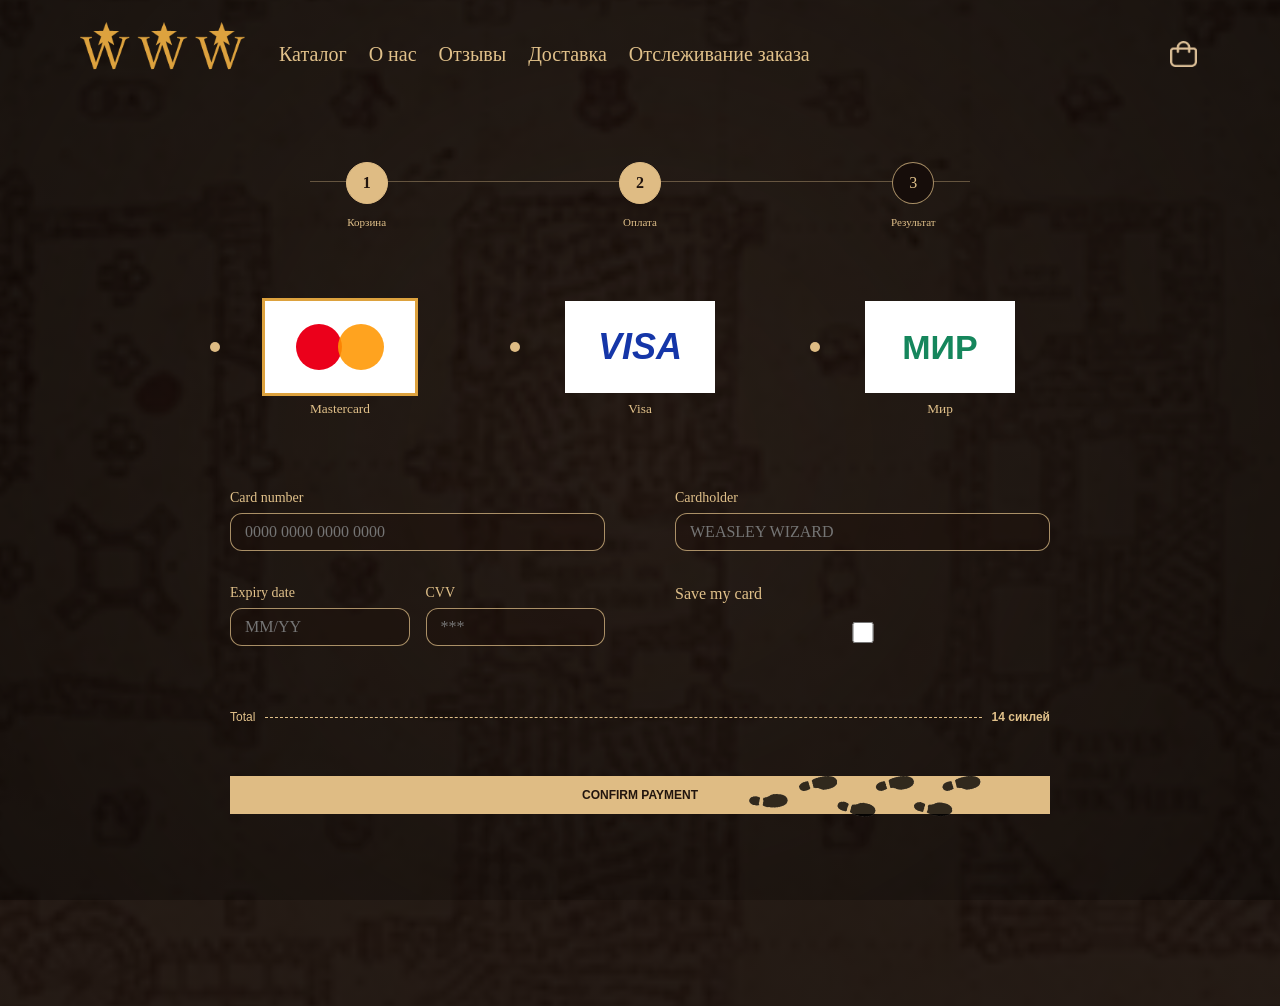
<file: payment.html>
<!doctype html>
<html lang="ru">
<head>
  <meta charset="utf-8">
  <meta name="viewport" content="width=device-width, initial-scale=1">
  <title>Оплата — WEASLEYS' WIZARD WHEEZES</title>
  <link rel="stylesheet" href="style.css">
</head>
<body class="page">
  <header class="site-header">
    <div class="container">
      <div class="site-header__row">
        <div class="site-header__left">
          <a class="site-logo" href="index.html" aria-label="На главную">
            <img src="assets/footer-logo.png" alt="WWW">
          </a>
          <nav class="site-nav" aria-label="Навигация">
            <a href="index.html#catalog">Каталог</a>
            <a href="index.html#about">О нас</a>
            <a href="index.html#reviews">Отзывы</a>
            <a href="index.html#delivery">Доставка</a>
            <a href="tracking.html">Отслеживание заказа</a>
          </nav>
        </div>
        <a class="header-cart" href="cart.html" aria-label="Корзина">
          <img src="assets/fi-rr-shopping-bag.png" alt="">
        </a>
      </div>
    </div>
  </header>

  <main class="inner-main">
    <div class="container">
      <section class="payment-content">
        <div class="stepper" aria-label="Этапы оплаты">
          <div class="step active"><div class="step-circle">1</div><span>Корзина</span></div>
          <div class="step active"><div class="step-circle">2</div><span>Оплата</span></div>
          <div class="step"><div class="step-circle">3</div><span>Результат</span></div>
        </div>

        <div class="payment-methods" aria-label="Платёжная система">
          <button class="payment-method active" type="button" data-payment="Mastercard">
            <span class="payment-card-logo"><span class="mastercard-circles"></span></span>
            <span>Mastercard</span>
          </button>
          <button class="payment-method" type="button" data-payment="Visa">
            <span class="payment-card-logo visa">VISA</span>
            <span>Visa</span>
          </button>
          <button class="payment-method" type="button" data-payment="Мир">
            <span class="payment-card-logo mir">МИР</span>
            <span>Мир</span>
          </button>
        </div>

        <form class="payment-form" id="paymentForm">
          <div class="payment-row">
            <div class="field">
              <label for="cardNumber">Card number</label>
              <input class="input" id="cardNumber" type="text" inputmode="numeric" placeholder="0000 0000 0000 0000">
            </div>
            <div class="field">
              <label for="cardholder">Cardholder</label>
              <input class="input" id="cardholder" type="text" placeholder="WEASLEY WIZARD">
            </div>
          </div>
          <div class="payment-row">
            <div class="payment-inline">
              <div class="field">
                <label for="expiry">Expiry date</label>
                <input class="input" id="expiry" type="text" placeholder="MM/YY">
              </div>
              <div class="field">
                <label for="cvv">CVV</label>
                <input class="input" id="cvv" type="password" maxlength="3" placeholder="***">
              </div>
            </div>
            <label class="field">
              <span>Save my card</span>
              <input type="checkbox" id="saveCard">
            </label>
          </div>

          <div class="payment-total">
            <span>Total</span>
            <span class="payment-total-line"></span>
            <strong><span id="paymentTotal">0</span> сиклей</strong>
          </div>
          <button class="btn confirm-btn" type="submit">CONFIRM PAYMENT</button>
          <p class="message" id="paymentMessage"></p>
        </form>
      </section>
    </div>
  </main>

  <img class="decor-steps steps-three" src="assets/шаги.jpg.png" alt="">
  <script src="shop.js"></script>
</body>
</html>
</file>
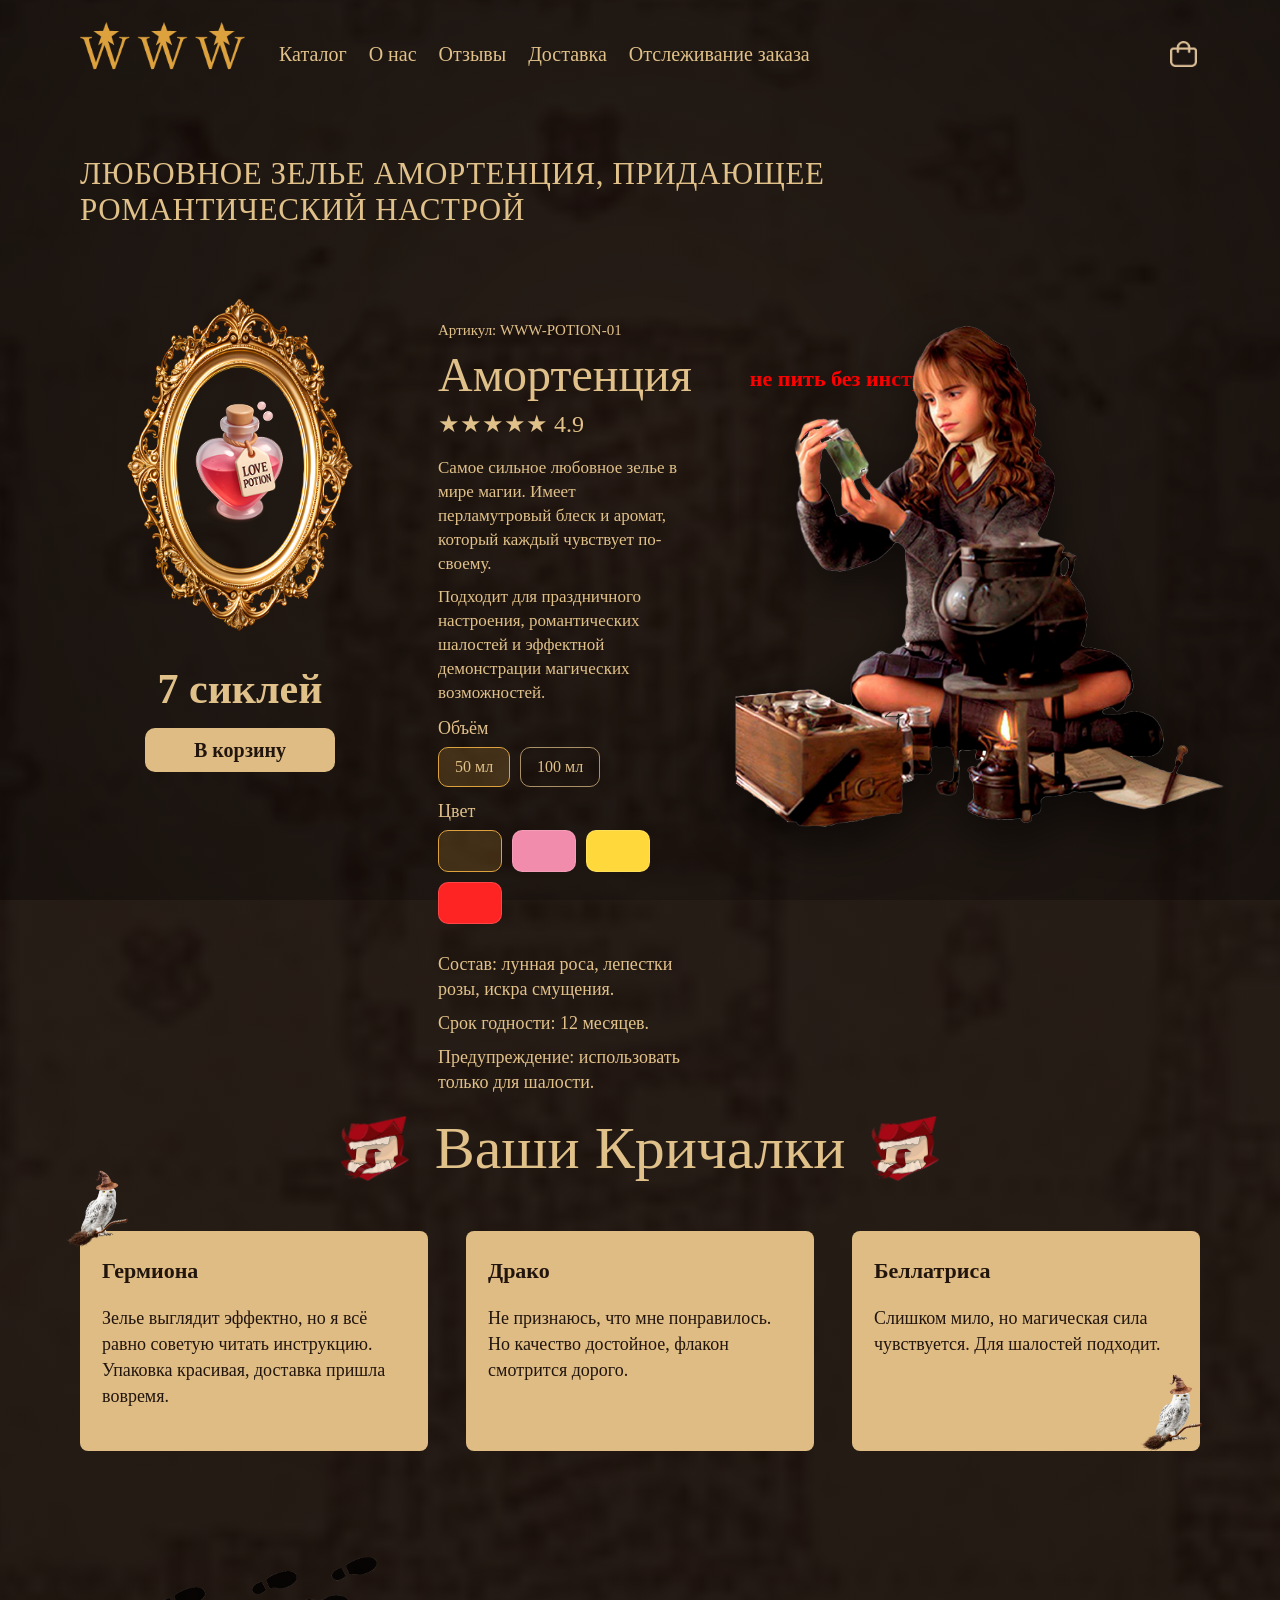
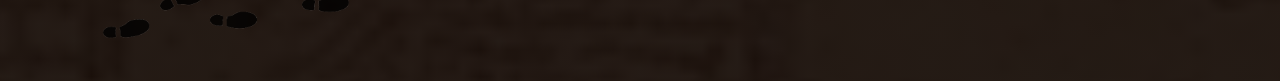
<file: product.html>
<!doctype html>
<html lang="ru">
<head>
  <meta charset="utf-8">
  <meta name="viewport" content="width=device-width, initial-scale=1">
  <title>Карточка товара — WEASLEYS' WIZARD WHEEZES</title>
  <link rel="stylesheet" href="style.css">
</head>
<body class="page">
  <header class="site-header">
    <div class="container">
      <div class="site-header__row">
        <div class="site-header__left">
          <a class="site-logo" href="index.html" aria-label="На главную">
            <img src="assets/footer-logo.png" alt="WWW">
          </a>
          <nav class="site-nav" aria-label="Навигация">
            <a href="index.html#catalog">Каталог</a>
            <a href="index.html#about">О нас</a>
            <a href="index.html#reviews">Отзывы</a>
            <a href="index.html#delivery">Доставка</a>
            <a href="tracking.html">Отслеживание заказа</a>
          </nav>
        </div>
        <a class="header-cart" href="cart.html" aria-label="Корзина">
          <img src="assets/fi-rr-shopping-bag.png" alt="">
        </a>
      </div>
    </div>
  </header>

  <main class="inner-main">
    <div class="container">
      <h1 class="product-page-title">ЛЮБОВНОЕ ЗЕЛЬЕ АМОРТЕНЦИЯ, ПРИДАЮЩЕЕ РОМАНТИЧЕСКИЙ НАСТРОЙ</h1>

      <section class="product-layout">
        <div class="product-left">
          <div class="frame product-main-frame">
            <img class="frame__item" src="assets/Love potion.png" alt="Любовное зелье">
            <img class="frame__decor" src="assets/рама 1.png" alt="">
          </div>
          <div class="product-price">7 сиклей</div>
          <button class="btn product-add js-product-add" type="button">В корзину</button>
        </div>

        <div class="product-info">
          <div class="product-code">Артикул: WWW-POTION-01</div>
          <h2 class="product-name">Амортенция</h2>
          <div class="product-rating">★★★★★ 4.9</div>
          <p>Самое сильное любовное зелье в мире магии. Имеет перламутровый блеск и аромат, который каждый чувствует по-своему.</p>
          <p>Подходит для праздничного настроения, романтических шалостей и эффектной демонстрации магических возможностей.</p>

          <div class="product-options">
            <div class="option-title">Объём</div>
            <div class="option-buttons">
              <button class="option-btn active" type="button">50 мл</button>
              <button class="option-btn" type="button">100 мл</button>
            </div>
          </div>

          <div class="product-options">
            <div class="option-title">Цвет</div>
            <div class="option-buttons">
              <button class="option-btn color-choice color-pink active" type="button" aria-label="Розовый"></button>
              <button class="option-btn color-choice color-light-pink" type="button" aria-label="Светло-розовый"></button>
              <button class="option-btn color-choice color-yellow" type="button" aria-label="Жёлтый"></button>
              <button class="option-btn color-choice color-red" type="button" aria-label="Красный"></button>
            </div>
          </div>

          <div class="product-details">
            <span>Состав: лунная роса, лепестки розы, искра смущения.</span>
            <span>Срок годности: 12 месяцев.</span>
            <span>Предупреждение: использовать только для шалости.</span>
          </div>
        </div>

        <div class="product-hero-img">
          <div class="product-red-note">не пить без инструкции!</div>
          <img src="assets/гермиона варит зелье.jpg.png" alt="Гермиона варит зелье">
        </div>
      </section>

      <section class="reviews-block">
        <div class="reviews-heading">
          <img class="screamer" src="assets/кричалка.jpg.png" alt="">
          <h2>Ваши Кричалки</h2>
          <img class="screamer" src="assets/кричалка.jpg.png" alt="">
        </div>

        <div class="review-cards">
          <article class="review-card">
            <img class="review-owl" src="assets/сова (2).png" alt="">
            <strong>Гермиона</strong>
            <p>Зелье выглядит эффектно, но я всё равно советую читать инструкцию. Упаковка красивая, доставка пришла вовремя.</p>
          </article>
          <article class="review-card">
            <strong>Драко</strong>
            <p>Не признаюсь, что мне понравилось. Но качество достойное, флакон смотрится дорого.</p>
          </article>
          <article class="review-card">
            <strong>Беллатриса</strong>
            <p>Слишком мило, но магическая сила чувствуется. Для шалостей подходит.</p>
            <img class="review-owl review-owl--right" src="assets/сова (2).png" alt="">
          </article>
        </div>
      </section>
    </div>
  </main>

  <img class="decor-steps steps-one" src="assets/шаги.jpg.png" alt="">
  <script src="shop.js"></script>
</body>
</html>
</file>
<file: style.css>
:root {
  --bg: #160d0a;
  --bg-dark: #0b0907;
  --text: #e1c18a;
  --text-soft: #d7b982;
  --accent: #dda23e;
  --accent-dark: #8c6627;
  --panel: #dfbc84;
  --panel-text: #22150e;
  --line: rgba(225, 193, 138, 0.72);
  --container: 1120px;
}

* { box-sizing: border-box; }
html { scroll-behavior: smooth; }
html, body { margin: 0; min-height: 100%; }
body { font-family: Constantia, Georgia, serif; background: var(--bg-dark); color: var(--text); }
a { color: inherit; text-decoration: none; }
button, input { font-family: inherit; }
button { cursor: pointer; }
img { max-width: 100%; display: block; }

.container { width: min(var(--container), calc(100% - 80px)); margin: 0 auto; }

.home-body { background: var(--bg-dark); }
.hero {
  width: 100%; min-height: 853px; position: relative; overflow: hidden;
  background:
    linear-gradient(to bottom, rgba(0,0,0,.35), rgba(0,0,0,.82)),
    url("assets/delivery-bg.png") center/cover no-repeat;
}
.home-header { padding-top: 28px; display: flex; align-items: center; justify-content: flex-start; gap: 22px; position: relative; z-index: 3; }
.home-logo { color: var(--accent); font-weight: 700; letter-spacing: .10em; font-size: 60px; line-height: 1; text-shadow: 0 2px 12px rgba(0,0,0,.65); display:inline-block; flex: 0 0 auto; }
.home-nav { display: flex; align-items: center; gap: 20px; font-size: 21px; color: rgba(255,255,255,.84); white-space: nowrap; text-shadow: 0 2px 12px rgba(0,0,0,.65); margin-left: 8px; }
.home-nav a { padding: 6px 8px; border-radius: 10px; }
.home-nav a:hover { background: rgba(221,153,44,.14); }
.home-actions { display: flex; align-items: center; gap: 14px; margin-left: auto; }
.icon-btn { width: 38px; height: 38px; display: grid; place-items: center; border-radius: 12px; background: rgba(0,0,0,.25); border: 1px solid rgba(255,255,255,.12); }
.icon-btn img { width: 21px; height: 21px; object-fit: contain; filter: drop-shadow(0 2px 6px rgba(0,0,0,.45)); }
.hero__content { min-height: 755px; display: grid; place-items: center; text-align: center; padding: 110px 0 90px; }
.hero__block { width: min(907px, 100%); display: flex; flex-direction: column; align-items: center; gap: 40px; }
.title-wrap { position: relative; display: inline-block; }
.snitch { position: absolute; left: 150px; top: -10px; width: 52px; pointer-events: none; animation: snitch-hover 3.6s ease-in-out infinite; }
.hero__title { margin: 0; font-weight: 400; font-size: 96px; line-height: 1; text-transform: uppercase; background: linear-gradient(180deg, var(--accent) 0%, var(--accent-dark) 100%); -webkit-background-clip: text; background-clip: text; color: transparent; text-shadow: 0 3px 18px rgba(0,0,0,.55); }
.hero__subtitle { margin: 0; font-size: 30px; line-height: 1.1; color: var(--text-soft); text-shadow: 0 2px 12px rgba(0,0,0,.6); }
.hero__cta { width: 333px; height: 93px; border-radius: 11px; background: var(--accent); color: rgba(0,0,0,.66); font-size: 29px; font-weight: 600; display: grid; place-items: center; box-shadow: 0 10px 24px rgba(0,0,0,.35); }
.hero__cta:hover, .btn:hover { transform: translateY(-2px); filter: brightness(1.04); }
@keyframes snitch-hover { 0%{transform:translateY(0) rotate(0)} 50%{transform:translateY(-8px) rotate(6deg)} 100%{transform:translateY(0) rotate(0)} }

.catalog { padding: 90px 0 110px; background: #0b0907; }
.catalog__title { margin: 0 0 44px; font-size: 40px; font-weight: 400; text-align: center; color: var(--text); }
.catalog__grid { display: grid; grid-template-columns: 1fr 1fr 1fr; grid-template-rows: auto auto auto; gap: 34px; justify-items: center; align-items: center; }
.pos-dnevnik { grid-column: 2; grid-row: 1; }
.pos-shlyapa { grid-column: 1; grid-row: 2; }
.pos-klyuch { grid-column: 3; grid-row: 2; }
.pos-zele { grid-column: 2; grid-row: 3; }
.product-card { --frame-w: 240px; --frame-h: 340px; --item-w: 160px; --item-y: 0px; width: var(--frame-w); user-select: none; }
.product-card__visual { width: var(--frame-w); height: var(--frame-h); position: relative; display: grid; place-items: center; animation: float 4s ease-in-out infinite; transition: filter .18s ease; }
.product-card__visual:hover { filter: drop-shadow(0 0 12px rgba(221,153,44,.6)); }
.product-card__frame { position: absolute; inset: 0; width: 100%; height: 100%; object-fit: contain; pointer-events: none; filter: drop-shadow(0 10px 18px rgba(0,0,0,.45)); }
.product-card__item { position: absolute; left: 50%; top: 50%; width: var(--item-w); height: auto; max-height: 58%; object-fit: contain; pointer-events: none; z-index: 2; transform: translate(-50%,-50%) translateY(var(--item-y)); filter: drop-shadow(0 10px 22px rgba(0,0,0,.55)); }
.product-card__meta { margin-top: 12px; display: grid; grid-template-columns: 1fr auto; align-items: end; gap: 6px 16px; }
.product-card__name { font-size: 32px; line-height: 1; color: var(--text); grid-column: 1; }
.product-card__name:hover { color: var(--accent); }
.product-card__price { font-size: 18px; line-height: 1; opacity: .85; grid-column: 1; }
.product-card__buy { width: 40px; height: 40px; padding: 0; border: 0; background: transparent; display: grid; place-items: center; grid-column: 2; grid-row: 1 / span 2; }
.product-card__buy img { width: 40px; height: 40px; object-fit: contain; }
@keyframes float { 0%{transform:translateY(0)} 50%{transform:translateY(-6px)} 100%{transform:translateY(0)} }

.about, .reviews, .delivery, .footer { background: #0b0907; }
.about { padding: 120px 0; }
.about__grid { display: grid; gap: 120px; }
.about__item { display: grid; grid-template-columns: 420px 1fr; align-items: center; gap: 60px; }
.about__item--reverse { grid-template-columns: 1fr 420px; }
.about__text { max-width: 530px; }
.about__title, .reviews__title { margin: 0 0 20px; font-size: 32px; line-height: 1.2; }
.about__text p, .reviews__text p { margin: 0 0 16px; font-size: 18px; line-height: 1.5; }
.about__end { font-size: 21px; }
.reviews { padding: 120px 0; background: linear-gradient(rgba(0,0,0,.72),rgba(0,0,0,.78)), url("assets/блок снейпа.png") center/cover no-repeat; }
.reviews__grid { display: grid; grid-template-columns: 1fr 420px; gap: 80px; align-items: center; }
.reviews__text { max-width: 520px; }
.reviews__title { color: #5fbf87; }
.reviews__text p { color: #a6d3b0; }
.reviews__author { margin-top: 24px; font-size: 20px; color: #7ed19f; }
.delivery { padding: 120px 0; background: linear-gradient(rgba(0,0,0,.75),rgba(0,0,0,.75)), url("assets/delivery-bg.png") center/cover no-repeat; }
.delivery__grid { display: grid; grid-template-columns: 1fr 420px; gap: 80px; align-items: center; }
.delivery__title { margin: 0 0 16px; font-size: 56px; font-weight: 700; color: var(--text); }
.delivery__subtitle { margin: 0 0 40px; font-size: 22px; }
.delivery__methods { display: flex; gap: 38px; flex-wrap: wrap; }
.delivery__item { text-align: center; max-width: 145px; }
.delivery__item img { width: 130px; height: 92px; object-fit: contain; margin: 0 auto 12px; }
.delivery__item p { margin: 0; font-size: 14px; line-height: 1.3; }
.footer { padding: 80px 0; background: linear-gradient(rgba(0,0,0,.75),rgba(0,0,0,.75)), url("assets/delivery-bg.png") center/cover no-repeat; }
.footer__grid { display: grid; grid-template-columns: 1fr 420px; gap: 80px; align-items: start; }
.footer__logo { width: 180px; margin-bottom: 20px; }
.footer__nav { display: flex; flex-direction: column; gap: 12px; margin-bottom: 20px; }
.footer__nav a { font-size: 18px; }
.footer__nav a:hover { text-decoration: underline; }
.footer__license, .footer__address { margin: 0; font-size: 16px; line-height: 1.4; }
.footer__map { position: relative; max-width: 420px; }
.footer__snitch { position: absolute; width: 40px; top: -10px; right: -10px; animation: snitch-hover 3.8s ease-in-out infinite; }

.page { min-height: 100vh; position: relative; overflow-x: hidden; background: linear-gradient(rgba(18,10,7,.9),rgba(18,10,7,.92)), url("assets/footer-map.png") center/cover repeat; }
.page::after { content:""; position: fixed; inset: 0; pointer-events: none; background: radial-gradient(circle at center, transparent 0%, rgba(0,0,0,.35) 100%); z-index: 0; }
.page > * { position: relative; z-index: 1; }
.site-header { padding: 22px 0 18px; }
.site-header__row { display: flex; align-items: center; justify-content: space-between; gap: 28px; }
.site-header__left { display: flex; align-items: center; gap: 34px; }
.site-logo { width: 165px; min-width: 125px; display: block; }
.site-nav { display: flex; align-items: center; gap: 22px; font-size: 20px; color: var(--text); }
.site-nav a:hover { color: var(--accent); }
.header-cart { width: 34px; height: 34px; display: grid; place-items: center; }
.header-cart img { width: 27px; height: 27px; object-fit: contain; }
.inner-main { padding: 18px 0 120px; }
.btn { border: none; border-radius: 10px; background: var(--panel); color: var(--panel-text); font-weight: 700; display: inline-flex; align-items: center; justify-content: center; transition: transform .15s ease, filter .15s ease; }
.input { width: 100%; height: 38px; border: 1px solid var(--line); border-radius: 12px; background: rgba(30,16,10,.35); color: var(--text); padding: 0 14px; outline: none; font-size: 16px; }
.input:focus { border-color: var(--accent); box-shadow: 0 0 0 2px rgba(221,162,62,.18); }
.field { display: grid; gap: 7px; }
.field label { font-size: 14px; }
.message { min-height: 24px; margin: 14px 0 0; font-size: 16px; }
.message--success { color: #b7e098; }
.message--error { color: #ff8f8f; }
.decor-steps { position: absolute; pointer-events: none; opacity: .78; z-index: 1; }
.steps-one { width: 280px; left: 100px; bottom: 40px; }
.steps-two { width: 250px; left: 420px; bottom: 110px; transform: rotate(-8deg); }
.steps-three { width: 230px; right: 300px; bottom: 180px; transform: rotate(10deg); }
.frame { position: relative; display: grid; place-items: center; }
.frame__photo, .frame__item { position: absolute; object-fit: cover; z-index: 1; }
.frame__decor { position: relative; width: 100%; height: 100%; z-index: 2; pointer-events: none; }

.product-page-title { margin: 34px 0 52px; font-size: 31px; font-weight: 400; text-transform: uppercase; letter-spacing: .02em; }
.product-layout { display: grid; grid-template-columns: 320px 1fr 500px; gap: 38px; align-items: start; }
.product-left { display: grid; justify-items: center; gap: 18px; }
.product-main-frame { width: 300px; height: 370px; }
.product-main-frame .frame__item { width: 146px; height: auto; top: 108px; }
.product-price { font-size: 42px; font-weight: 700; line-height:1; }
.product-add { width: 190px; height: 44px; font-size: 20px; }
.product-info { padding-top: 42px; font-size: 17px; }
.product-code { margin-bottom: 8px; font-size: 15px; }
.product-name { margin: 0 0 8px; font-size: 48px; font-weight: 400; }
.product-rating { margin-bottom: 18px; font-size: 24px; }
.product-info p { margin: 10px 0; line-height: 1.4; }
.product-options { margin: 14px 0; }
.option-title { margin-bottom: 8px; font-size: 18px; }
.option-buttons { display: flex; gap: 10px; flex-wrap: wrap; }
.option-btn { height: 40px; min-width: 64px; padding: 0 16px; border: 1px solid var(--line); border-radius: 10px; background: transparent; color: var(--text); font-size: 16px; }
.option-btn.active { background: rgba(221,162,62,.2); border-color: var(--accent); }
.color-choice { width: 42px; height: 42px; border: 1px solid rgba(255,255,255,.15); padding: 0; }
.color-pink { background: #e85282; } .color-light-pink { background: #f28cac; } .color-yellow { background: #ffd93b; } .color-red { background: #ff2424; }
.product-details { margin-top: 28px; display: grid; gap: 10px; font-size: 18px; line-height:1.35; }
.product-hero-img { position: relative; min-height: 500px; display:flex; align-items:flex-start; justify-content:flex-end; }
.product-hero-img img { width: 520px; max-width: 100%; margin-top: 40px; margin-left: auto; filter: drop-shadow(0 18px 25px rgba(0,0,0,.55)); }
.product-red-note { position: absolute; top: 86px; left: 20px; color: red; font-size: 22px; font-weight: 700; text-align: center; }
.reviews-block { margin-top: 20px; padding-bottom: 110px; }
.reviews-heading { display: flex; align-items: center; justify-content: center; gap: 24px; margin-bottom: 48px; margin-top: 20px; }
.reviews-heading h2 { margin: 0; font-size: 60px; font-weight: 400; }
.screamer { width: 72px; height: auto; }
.review-cards { display: grid; grid-template-columns: repeat(3, minmax(220px, 1fr)); gap: 38px; align-items: stretch; }
.review-card { position: relative; background: var(--panel); color: var(--panel-text); border-radius: 8px; padding: 24px 22px; min-height: 220px; font-size: 18px; line-height: 1.45; }
.review-card strong { display: block; margin-bottom: 10px; font-size: 22px; }
.review-owl { position: absolute; width: 88px; top: -68px; left: -24px; }
.review-owl--right { top: auto; left: auto; right: -18px; bottom: -18px; }

.cart-layout { display: grid; grid-template-columns: 430px 1fr; gap: 70px; align-items: start; padding-top: 10px; }
.cart-title, .section-title { margin: 0 0 26px; font-size: 30px; font-weight: 400; }
.cart-items { display: grid; gap: 42px; margin-bottom: 56px; }
.cart-item { display: grid; grid-template-columns: 170px 1fr; gap: 26px; align-items: center; }
.cart-frame { width: 150px; height: 120px; }
.cart-frame .frame__item { max-width: 72px; max-height: 70px; }
.cart-item__title { margin: 0 0 12px; font-size: 22px; font-weight: 400; }
.qty { width: 88px; height: 28px; border: 1px solid var(--line); border-radius: 7px; display: grid; grid-template-columns: 24px 1fr 24px; align-items: center; text-align: center; margin-bottom: 10px; }
.qty button { height: 100%; border: 0; background: transparent; color: var(--text); font-size: 15px; }
.cart-price { font-size: 20px; margin-bottom: 8px; }
.remove-btn { border: 0; padding: 0; background: transparent; color: var(--text); font-size: 12px; }
.calendar { width: 315px; border-radius: 13px; background: var(--panel); color: var(--panel-text); padding: 18px 22px; margin: 12px 0 24px; }
.calendar-week, .calendar-days { display: grid; grid-template-columns: repeat(7, 1fr); gap: 8px; text-align: center; font-size: 16px; }
.calendar-week { font-weight: 700; margin-bottom: 8px; }
.calendar-day.active { width: 22px; height: 22px; margin: -4px auto 0; display: grid; place-items: center; border-radius: 50%; background: var(--panel-text); color: var(--panel); }
.time-options, .delivery-options { display: flex; align-items: center; gap: 28px; flex-wrap: wrap; }
.time-btn { height: 26px; padding: 0 18px; border: 1px solid var(--line); border-radius: 10px; background: transparent; color: var(--text); font-size: 12px; }
.time-btn.active, .delivery-option.active { border-color: var(--accent); box-shadow: 0 0 0 2px rgba(221,162,62,.15); }
.delivery-options { margin: 28px 0; }
.delivery-option { width: 100px; border: 1px solid transparent; background: transparent; color: var(--text); padding: 6px; border-radius: 12px; text-align: center; }
.delivery-option img { height: 58px; width: 100%; object-fit: contain; margin-bottom: 6px; }
.delivery-option span { display: block; font-size: 11px; line-height: 1.2; }
.cart-summary { margin-top: 22px; font-size: 26px; line-height: 1.7; }
.order-btn { width: 315px; height: 62px; margin-top: 22px; font-size: 20px; }
.cart-right { position: relative; min-height: 720px; }
.recipient-form { width: 405px; margin-top: 310px; }
.recipient-form form { display: grid; gap: 12px; }
.portrait { position: absolute; }
.portrait--draco-big { width: 118px; height: 145px; top: 20px; left: 120px; }
.portrait--draco-big .frame__photo { width: 64px; height: 82px; top: 30px; }
.portrait--rect { width: 168px; height: 108px; top: 180px; left: 200px; }
.portrait--rect .frame__photo { width: 108px; height: 62px; }
.portrait--small { width: 82px; height: 82px; top: 220px; right: 76px; overflow: hidden; border: 2px solid rgba(221,162,62,.6); }
.portrait--small img { width: 100%; height: 100%; object-fit: cover; }
.portrait--bellatrix { width: 118px; height: 138px; top: 330px; left: 240px; }
.portrait--bellatrix .frame__photo { width: 66px; height: 78px; top: 28px; }

.payment-content { width: min(820px, 100%); margin: 40px auto 0; }
.stepper { display: grid; grid-template-columns: 1fr 1fr 1fr; align-items: start; margin-bottom: 70px; position: relative; }
.stepper::before { content:""; position: absolute; left: 80px; right: 80px; top: 19px; height: 1px; background: rgba(231,201,149,.35); }
.step { text-align: center; position: relative; z-index: 1; }
.step-circle { width: 42px; height: 42px; margin: 0 auto 8px; border-radius: 50%; display: grid; place-items: center; border: 1px solid var(--line); background: var(--bg); }
.step.active .step-circle { background: var(--panel); color: var(--panel-text); border-color: var(--panel); font-weight: 700; }
.step span { font-size: 11px; }
.payment-methods { display: grid; grid-template-columns: repeat(3, 1fr); gap: 80px; margin-bottom: 72px; }
.payment-method { position: relative; display: grid; gap: 8px; justify-items: center; border: 0; background: transparent; color: var(--text); }
.payment-method::before { content:""; width: 10px; height: 10px; position: absolute; left: -20px; top: 42px; border-radius: 50%; background: var(--panel); }
.payment-card-logo { width: 150px; height: 92px; display: grid; place-items: center; background: white; color: #202020; font-family: Arial, sans-serif; font-weight: 700; font-size: 29px; }
.mastercard-circles { width: 88px; height: 46px; position: relative; }
.mastercard-circles::before, .mastercard-circles::after { content:""; position: absolute; top: 0; width: 46px; height: 46px; border-radius: 50%; }
.mastercard-circles::before { left: 0; background: #eb001b; }
.mastercard-circles::after { right: 0; background: rgba(255,151,0,.88); }
.visa { color: #1536a8; font-size: 36px; font-style: italic; }
.mir { color: #15865c; font-size: 34px; }
.payment-method.active .payment-card-logo { outline: 3px solid var(--accent); }
.payment-form { display: grid; gap: 34px; }
.payment-row { display: grid; grid-template-columns: 1fr 1fr; gap: 70px; }
.payment-inline { display: grid; grid-template-columns: 1fr 1fr; gap: 16px; }
.payment-total { margin-top: 30px; display: grid; grid-template-columns: auto 1fr auto; gap: 10px; align-items: center; font-family: Arial, sans-serif; font-size: 12px; }
.payment-total-line { border-bottom: 1px dashed var(--text); height: 1px; }
.confirm-btn { width: 100%; height: 38px; border-radius: 0; font-family: Arial, sans-serif; font-size: 12px; margin-top: 18px; }

.tracking-layout { display: grid; grid-template-columns: 440px 1fr; gap: 70px; padding-top: 68px; min-height: 560px; }
.tracking-form form { display: grid; gap: 15px; }
.tracking-btn { width: 360px; height: 68px; margin-top: 16px; font-size: 24px; text-transform: uppercase; }
.tracking-note { margin-top: 22px; font-size: 13px; line-height: 1.35; }
.tracking-gallery { position: relative; min-height: 520px; }
.track-portrait { position: absolute; }
.track-portrait .frame__photo { object-fit: cover; }
.track-oval-1 { width: 125px; height: 150px; left: 120px; top: 0; }
.track-oval-1 .frame__photo { width: 70px; height: 86px; top: 31px; }
.track-rect-1 { width: 122px; height: 142px; right: 120px; top: 0; }
.track-rect-1 .frame__photo { width: 72px; height: 92px; }
.track-rect-2 { width: 125px; height: 118px; left: 40px; top: 190px; }
.track-rect-2 .frame__photo { width: 72px; height: 68px; }
.track-rect-3 { width: 168px; height: 110px; left: 230px; top: 190px; }
.track-rect-3 .frame__photo { width: 106px; height: 64px; }
.track-oval-2 { width: 126px; height: 150px; right: 20px; top: 185px; }
.track-oval-2 .frame__photo { width: 70px; height: 84px; top: 30px; }
.track-oval-3 { width: 130px; height: 154px; left: 285px; top: 345px; }
.track-oval-3 .frame__photo { width: 74px; height: 88px; top: 31px; }


.product-page-title { max-width: 980px; }

@media (max-width: 1050px) {
  .container { width: min(100% - 32px, var(--container)); }
  .home-nav { display: none; }
  .hero__title { font-size: 60px; }
  .hero__subtitle { font-size: 22px; }
  .snitch { left: -35px; width: 42px; }
  .catalog__grid { grid-template-columns: 1fr 1fr; }
  .pos-dnevnik, .pos-zele { grid-column: 1 / -1; }
  .product-layout, .cart-layout, .tracking-layout, .reviews__grid, .delivery__grid, .footer__grid { grid-template-columns: 1fr; }
  .product-hero-img img { margin-left: 0; }
  .cart-right { min-height: 640px; }
  .recipient-form { margin-top: 380px; }
  .payment-methods { gap: 24px; }
  .payment-row { grid-template-columns: 1fr; gap: 24px; }
}
@media (max-width: 700px) {
  .site-header__row, .site-header__left, .home-header { align-items: flex-start; }
  .site-header__left { flex-direction: column; gap: 10px; }
  .site-nav { font-size: 16px; flex-wrap: wrap; }
  .home-logo { font-size: 42px; }
  .hero__title { font-size: 44px; }
  .hero__cta { width: 240px; height: 64px; font-size: 22px; }
  .catalog__grid { grid-template-columns: 1fr; }
  .pos-dnevnik, .pos-shlyapa, .pos-klyuch, .pos-zele { grid-column: 1; }
  .product-page-title { font-size: 22px; }
  .review-cards { grid-template-columns: 1fr; gap: 48px; }
  .product-layout { grid-template-columns: 1fr; }
  .product-hero-img { justify-content:center; min-height:auto; }
  .product-hero-img img { width: 340px; margin: 10px auto 0; }
  .product-main-frame { width: 250px; height: 310px; }
  .product-main-frame .frame__item { width: 126px; top: 92px; }
  .product-name { font-size: 36px; }
  .reviews-heading h2 { font-size: 42px; }
  .cart-item { grid-template-columns: 130px 1fr; }
  .calendar, .order-btn, .tracking-btn { width: 100%; }
  .payment-methods { grid-template-columns: 1fr; }
  .tracking-gallery { display: none; }
}


/* === FIX 2026-06-09: валидация, календарь, портреты === */

.page {
  overflow-x: hidden;
  overflow-y: auto;
}

.field {
  position: relative;
}

.field-error {
  display: block;
  min-height: 17px;
  margin-top: 4px;
  color: #ff7777;
  font-size: 12px;
  line-height: 1.2;
}

.input.input-error {
  border-color: #ff5555;
  box-shadow: 0 0 0 2px rgba(255, 0, 0, 0.16);
}

.message--error {
  color: #ff7777;
}

.message--success {
  color: #b8e59a;
}

.order-btn.is-disabled {
  opacity: 0.42;
  filter: grayscale(0.15);
}

.delivery-field {
  margin-bottom: 12px;
}

.small-label {
  margin-bottom: 8px;
  font-size: 14px;
}

.calendar {
  width: 318px;
  min-height: 160px;
  padding: 16px 18px;
}

.calendar-week,
.calendar-days {
  display: grid;
  grid-template-columns: repeat(7, 30px);
  justify-content: center;
  gap: 5px;
  text-align: center;
}

.calendar-week span {
  font-size: 14px;
  font-weight: 700;
}

.calendar-day {
  width: 30px;
  height: 24px;
  border: 0;
  background: transparent;
  color: var(--panel-text);
  display: grid;
  place-items: center;
  border-radius: 50%;
  line-height: 1;
  padding: 0;
}

.calendar-day.active {
  width: 24px;
  height: 24px;
  margin: 0 auto;
  border-radius: 50%;
  background: #3a2417;
  color: var(--panel);
}

.calendar-empty {
  width: 30px;
  height: 24px;
}

.time-btn,
.delivery-option {
  transition: border-color 0.15s ease, box-shadow 0.15s ease, transform 0.15s ease;
}

.time-btn.active,
.delivery-option.active {
  border-color: #3a2417;
  box-shadow: 0 0 0 2px rgba(58, 36, 23, 0.35);
}

.delivery-option.active {
  transform: translateY(-2px);
}

.cart-right {
  min-height: 760px;
  overflow: visible;
}

.recipient-form {
  position: relative;
  z-index: 5;
  width: min(405px, 100%);
  margin-top: 430px;
}

.portrait {
  z-index: 2;
  pointer-events: none;
}

.portrait--draco-big {
  width: 126px;
  height: 155px;
  top: 0;
  left: 145px;
}

.portrait--draco-big .frame__photo {
  width: 68px;
  height: 86px;
  top: 33px;
}

.portrait--rect {
  width: 190px;
  height: 124px;
  top: 150px;
  left: 210px;
}

.portrait--rect .frame__photo {
  width: 124px;
  height: 72px;
  top: 26px;
}

.portrait--small {
  width: 110px;
  height: 130px;
  top: 160px;
  right: 18px;
  border: 0;
  overflow: visible;
}

.portrait--small .frame__photo {
  width: 52px;
  height: 70px;
  top: 30px;
  object-fit: cover;
}

.portrait--bellatrix {
  width: 125px;
  height: 148px;
  top: 285px;
  left: 270px;
}

.portrait--bellatrix .frame__photo {
  width: 70px;
  height: 84px;
  top: 31px;
  object-fit: cover;
}

.tracking-layout {
  grid-template-columns: 390px minmax(420px, 1fr);
  gap: 34px;
  align-items: start;
}

.tracking-form {
  position: relative;
  z-index: 4;
}

.tracking-gallery {
  position: relative;
  z-index: 2;
  min-height: 550px;
  overflow: visible;
}

.track-portrait {
  pointer-events: none;
}

.track-oval-1 {
  width: 122px;
  height: 146px;
  left: 110px;
  top: 0;
}

.track-oval-1 .frame__photo {
  width: 68px;
  height: 84px;
  top: 30px;
}

.track-rect-1 {
  width: 140px;
  height: 140px;
  right: 30px;
  top: 8px;
}

.track-rect-1 .frame__photo {
  width: 82px;
  height: 86px;
  top: 27px;
}

.track-rect-2 {
  width: 130px;
  height: 136px;
  left: 20px;
  top: 178px;
}

.track-rect-2 .frame__photo {
  width: 76px;
  height: 82px;
  top: 28px;
}

.track-rect-3 {
  width: 175px;
  height: 116px;
  left: 180px;
  top: 185px;
}

.track-rect-3 .frame__photo {
  width: 112px;
  height: 68px;
  top: 24px;
}

.track-oval-2 {
  width: 122px;
  height: 146px;
  right: 0;
  top: 178px;
}

.track-oval-2 .frame__photo {
  width: 68px;
  height: 82px;
  top: 31px;
}

.track-oval-3 {
  width: 126px;
  height: 150px;
  left: 240px;
  top: 335px;
}

.track-oval-3 .frame__photo {
  width: 70px;
  height: 86px;
  top: 31px;
}

@media (max-width: 1050px) {
  .cart-layout {
    grid-template-columns: 410px minmax(360px, 1fr);
    gap: 28px;
  }

  .recipient-form {
    margin-top: 420px;
  }

  .portrait--draco-big {
    left: 110px;
  }

  .portrait--rect {
    left: 145px;
  }

  .portrait--small {
    right: 0;
  }

  .portrait--bellatrix {
    left: 190px;
  }

  .tracking-layout {
    grid-template-columns: minmax(330px, 390px) minmax(360px, 1fr);
    gap: 20px;
  }

  .tracking-btn {
    width: 100%;
  }

  .tracking-gallery {
    min-height: 510px;
  }

  .track-oval-1 {
    left: 80px;
  }

  .track-rect-1 {
    right: 15px;
  }

  .track-rect-2 {
    left: 0;
  }

  .track-rect-3 {
    left: 135px;
  }

  .track-oval-2 {
    right: 0;
  }

  .track-oval-3 {
    left: 185px;
  }
}

@media (max-width: 860px) {
  .cart-layout,
  .tracking-layout {
    grid-template-columns: 1fr;
  }

  .cart-right {
    min-height: 620px;
  }

  .recipient-form {
    margin-top: 370px;
  }

  .tracking-gallery {
    min-height: 520px;
  }
}

@media (max-width: 620px) {
  .calendar {
    width: 100%;
  }

  .calendar-week,
  .calendar-days {
    grid-template-columns: repeat(7, 1fr);
  }

  .tracking-gallery {
    display: none;
  }

  .cart-right {
    min-height: auto;
  }

  .recipient-form {
    margin-top: 30px;
  }

  .portrait {
    display: none;
  }
}
</file>
